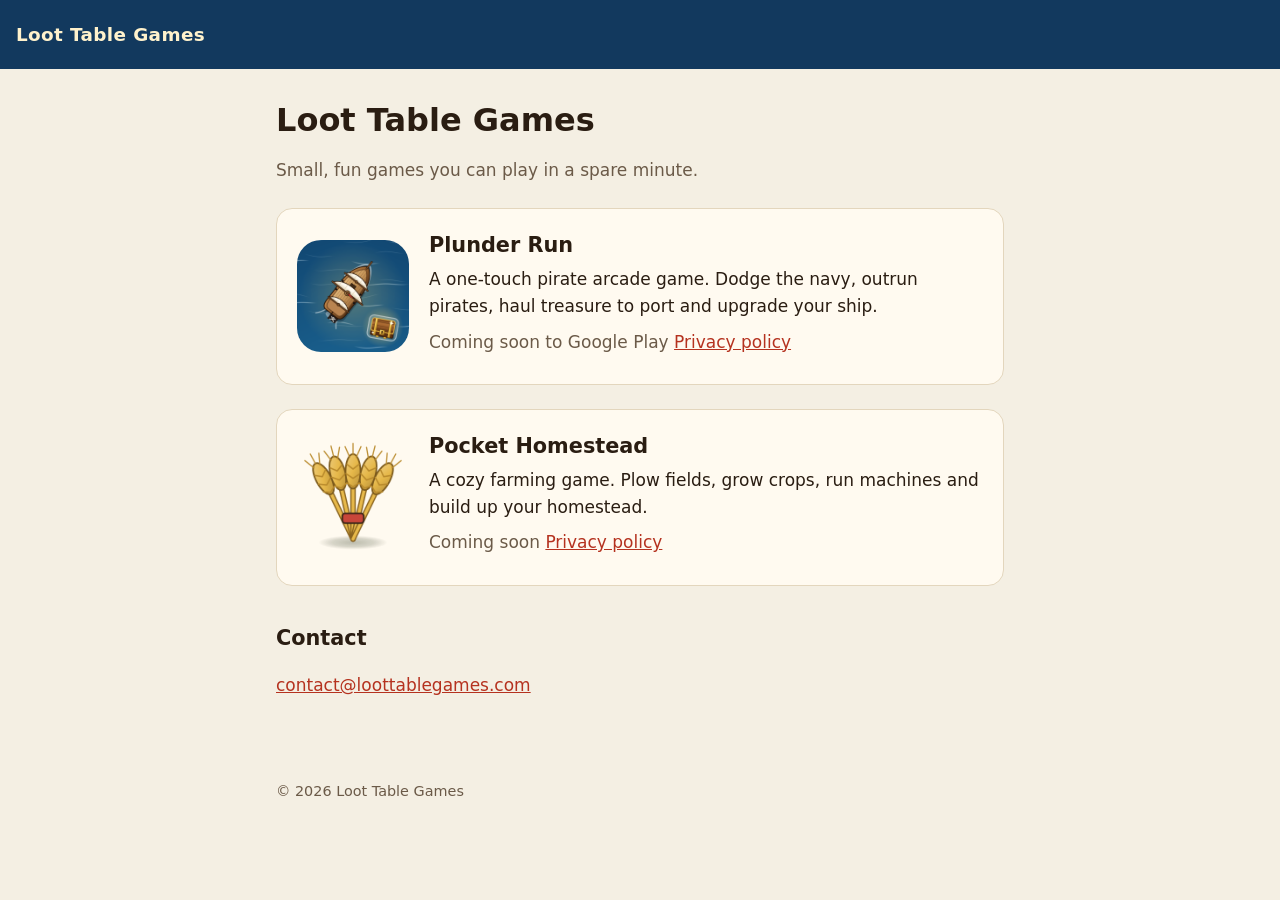
<file: index.html>
<!doctype html>
<html lang="en">
<head>
  <meta charset="utf-8">
  <meta name="viewport" content="width=device-width, initial-scale=1">
  <title>Loot Table Games</title>
  <meta name="description" content="Loot Table Games makes small, fun mobile games, starting with Plunder Run.">
  <link rel="icon" href="plunder-run/icon.png">
  <link rel="stylesheet" href="style.css">
</head>
<body>
  <header><a href="./">Loot Table Games</a></header>
  <main>
    <h1>Loot Table Games</h1>
    <p class="muted">Small, fun games you can play in a spare minute.</p>

    <div class="card">
      <img src="plunder-run/icon.png" alt="Plunder Run icon: a pirate ship and a treasure chest">
      <div>
        <h2>Plunder Run</h2>
        <p>A one-touch pirate arcade game. Dodge the navy, outrun pirates, haul treasure to port and upgrade your ship.</p>
        <p class="links">
          <span class="muted">Coming soon to Google Play</span>
          <a href="plunder-run/privacy/">Privacy policy</a>
        </p>
      </div>
    </div>

    <div class="card">
      <img src="pocket-homestead/icon.png" alt="Pocket Homestead icon: a sheaf of golden wheat">
      <div>
        <h2>Pocket Homestead</h2>
        <p>A cozy farming game. Plow fields, grow crops, run machines and build up your homestead.</p>
        <p class="links">
          <span class="muted">Coming soon</span>
          <a href="pocket-homestead/privacy/">Privacy policy</a>
        </p>
      </div>
    </div>

    <h2>Contact</h2>
    <p><a href="mailto:contact@loottablegames.com">contact@loottablegames.com</a></p>
  </main>
  <footer>© 2026 Loot Table Games</footer>
</body>
</html>
</file>
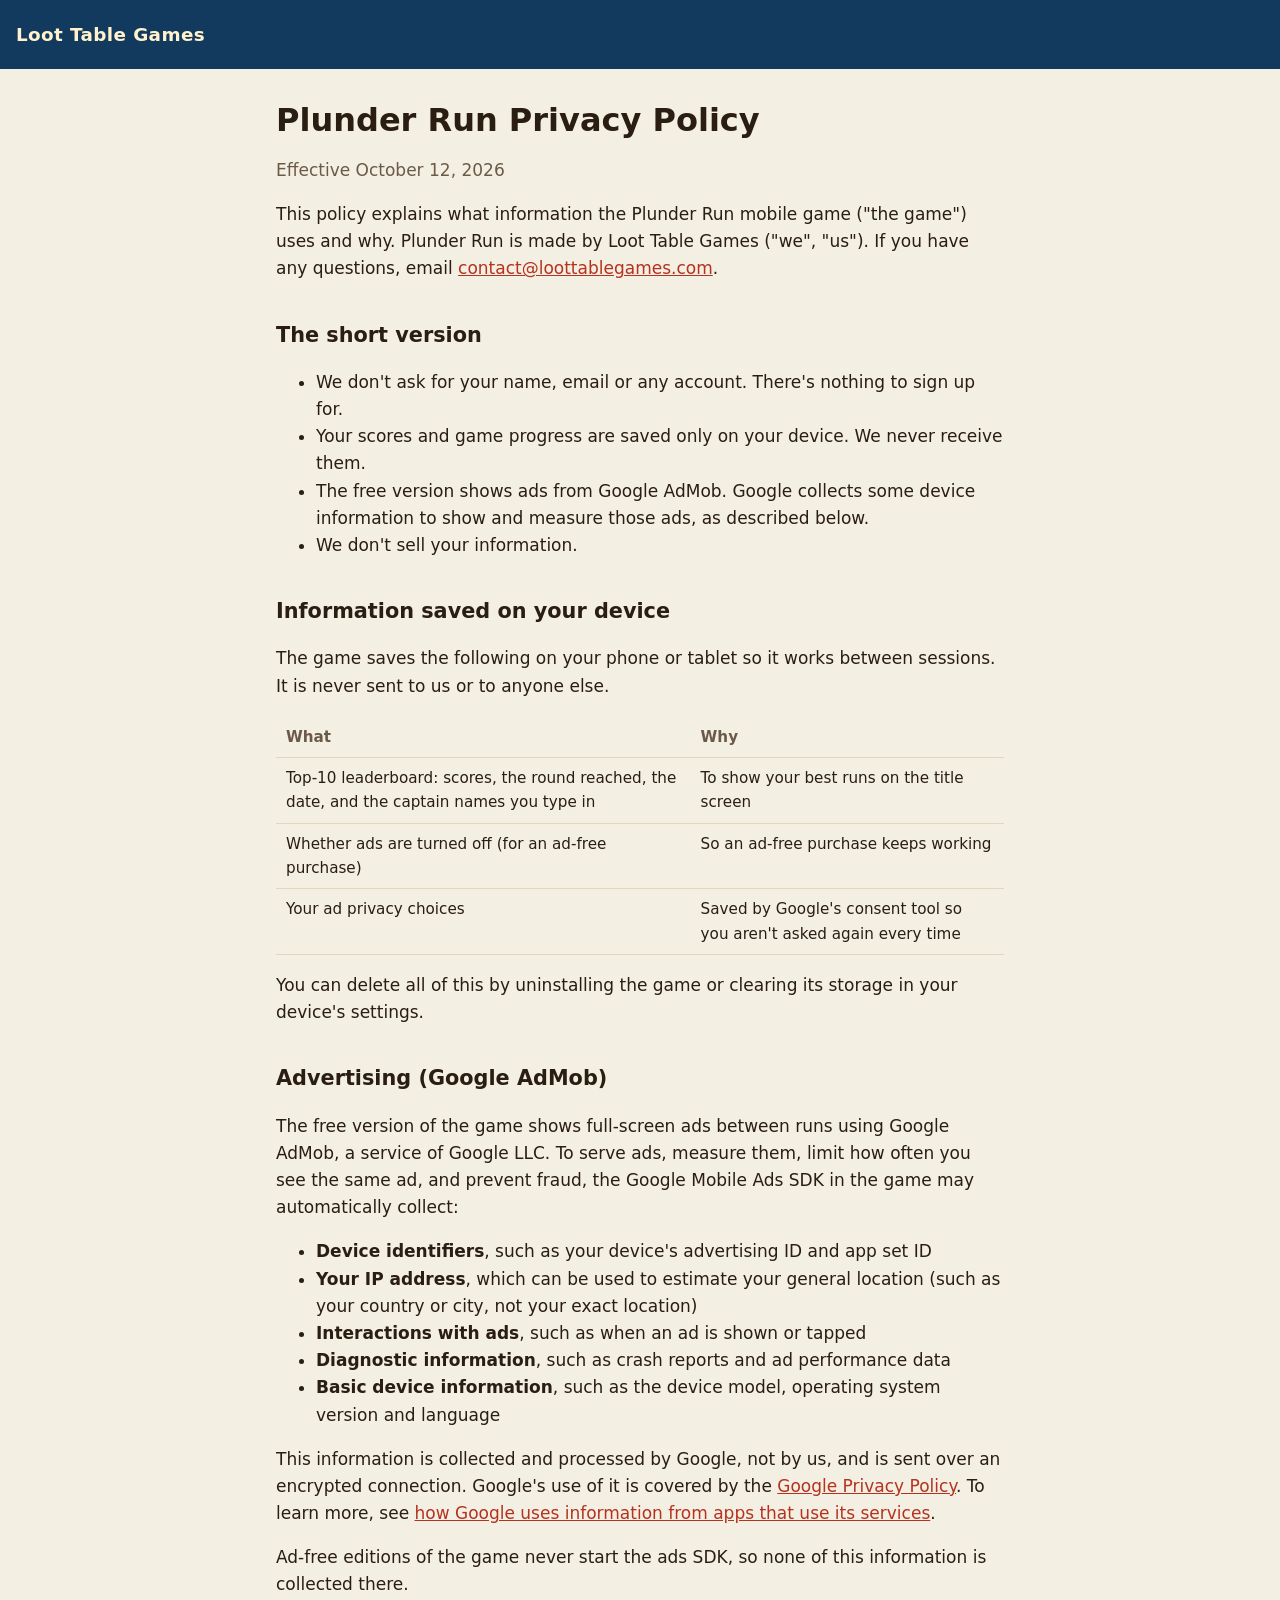
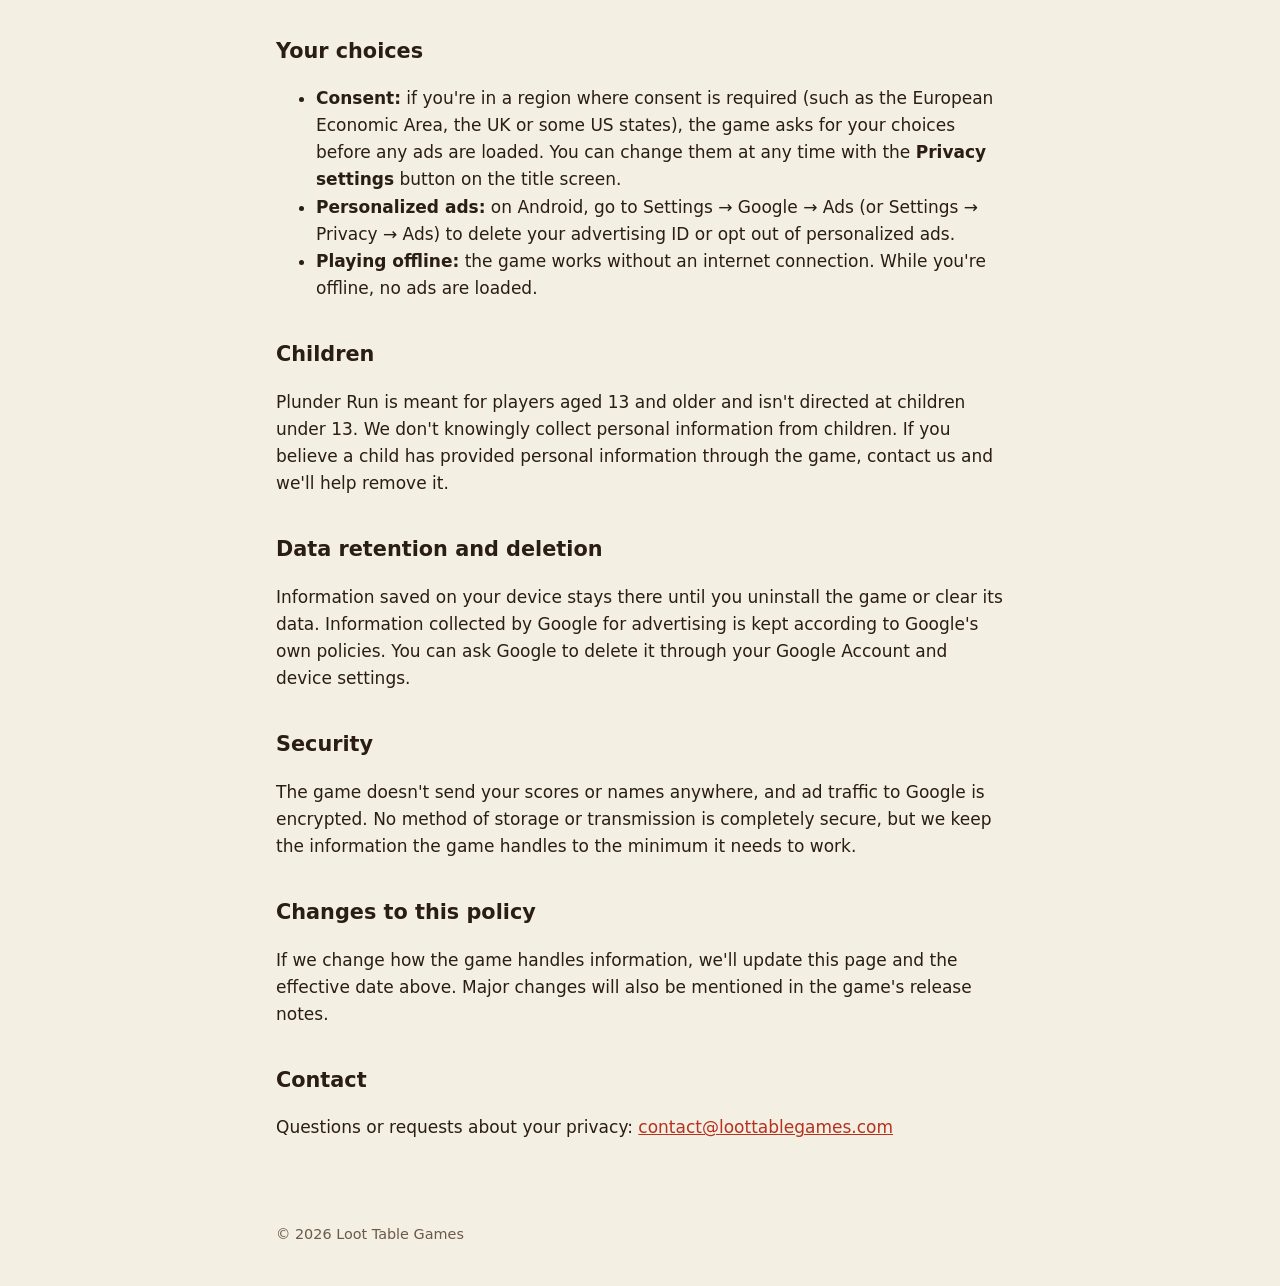
<file: plunder-run/privacy/index.html>
<!doctype html>
<html lang="en">
<head>
  <meta charset="utf-8">
  <meta name="viewport" content="width=device-width, initial-scale=1">
  <title>Plunder Run Privacy Policy</title>
  <meta name="description" content="How the Plunder Run mobile game handles your information.">
  <link rel="icon" href="../icon.png">
  <link rel="stylesheet" href="../../style.css">
</head>
<body>
  <header><a href="../../">Loot Table Games</a></header>
  <main>
    <h1>Plunder Run Privacy Policy</h1>
    <p class="muted">Effective October 12, 2026</p>

    <p>This policy explains what information the Plunder Run mobile game ("the game") uses and why. Plunder Run is made by Loot Table Games ("we", "us"). If you have any questions, email <a href="mailto:contact@loottablegames.com">contact@loottablegames.com</a>.</p>

    <h2>The short version</h2>
    <ul>
      <li>We don't ask for your name, email or any account. There's nothing to sign up for.</li>
      <li>Your scores and game progress are saved only on your device. We never receive them.</li>
      <li>The free version shows ads from Google AdMob. Google collects some device information to show and measure those ads, as described below.</li>
      <li>We don't sell your information.</li>
    </ul>

    <h2>Information saved on your device</h2>
    <p>The game saves the following on your phone or tablet so it works between sessions. It is never sent to us or to anyone else.</p>
    <table>
      <tr><th>What</th><th>Why</th></tr>
      <tr><td>Top-10 leaderboard: scores, the round reached, the date, and the captain names you type in</td><td>To show your best runs on the title screen</td></tr>
      <tr><td>Whether ads are turned off (for an ad-free purchase)</td><td>So an ad-free purchase keeps working</td></tr>
      <tr><td>Your ad privacy choices</td><td>Saved by Google's consent tool so you aren't asked again every time</td></tr>
    </table>
    <p>You can delete all of this by uninstalling the game or clearing its storage in your device's settings.</p>

    <h2>Advertising (Google AdMob)</h2>
    <p>The free version of the game shows full-screen ads between runs using Google AdMob, a service of Google LLC. To serve ads, measure them, limit how often you see the same ad, and prevent fraud, the Google Mobile Ads SDK in the game may automatically collect:</p>
    <ul>
      <li><strong>Device identifiers</strong>, such as your device's advertising ID and app set ID</li>
      <li><strong>Your IP address</strong>, which can be used to estimate your general location (such as your country or city, not your exact location)</li>
      <li><strong>Interactions with ads</strong>, such as when an ad is shown or tapped</li>
      <li><strong>Diagnostic information</strong>, such as crash reports and ad performance data</li>
      <li><strong>Basic device information</strong>, such as the device model, operating system version and language</li>
    </ul>
    <p>This information is collected and processed by Google, not by us, and is sent over an encrypted connection. Google's use of it is covered by the <a href="https://policies.google.com/privacy">Google Privacy Policy</a>. To learn more, see <a href="https://policies.google.com/technologies/partner-sites">how Google uses information from apps that use its services</a>.</p>
    <p>Ad-free editions of the game never start the ads SDK, so none of this information is collected there.</p>

    <h2>Your choices</h2>
    <ul>
      <li><strong>Consent:</strong> if you're in a region where consent is required (such as the European Economic Area, the UK or some US states), the game asks for your choices before any ads are loaded. You can change them at any time with the <strong>Privacy settings</strong> button on the title screen.</li>
      <li><strong>Personalized ads:</strong> on Android, go to Settings → Google → Ads (or Settings → Privacy → Ads) to delete your advertising ID or opt out of personalized ads.</li>
      <li><strong>Playing offline:</strong> the game works without an internet connection. While you're offline, no ads are loaded.</li>
    </ul>

    <h2>Children</h2>
    <p>Plunder Run is meant for players aged 13 and older and isn't directed at children under 13. We don't knowingly collect personal information from children. If you believe a child has provided personal information through the game, contact us and we'll help remove it.</p>

    <h2>Data retention and deletion</h2>
    <p>Information saved on your device stays there until you uninstall the game or clear its data. Information collected by Google for advertising is kept according to Google's own policies. You can ask Google to delete it through your Google Account and device settings.</p>

    <h2>Security</h2>
    <p>The game doesn't send your scores or names anywhere, and ad traffic to Google is encrypted. No method of storage or transmission is completely secure, but we keep the information the game handles to the minimum it needs to work.</p>

    <h2>Changes to this policy</h2>
    <p>If we change how the game handles information, we'll update this page and the effective date above. Major changes will also be mentioned in the game's release notes.</p>

    <h2>Contact</h2>
    <p>Questions or requests about your privacy: <a href="mailto:contact@loottablegames.com">contact@loottablegames.com</a></p>
  </main>
  <footer>© 2026 Loot Table Games</footer>
</body>
</html>
</file>
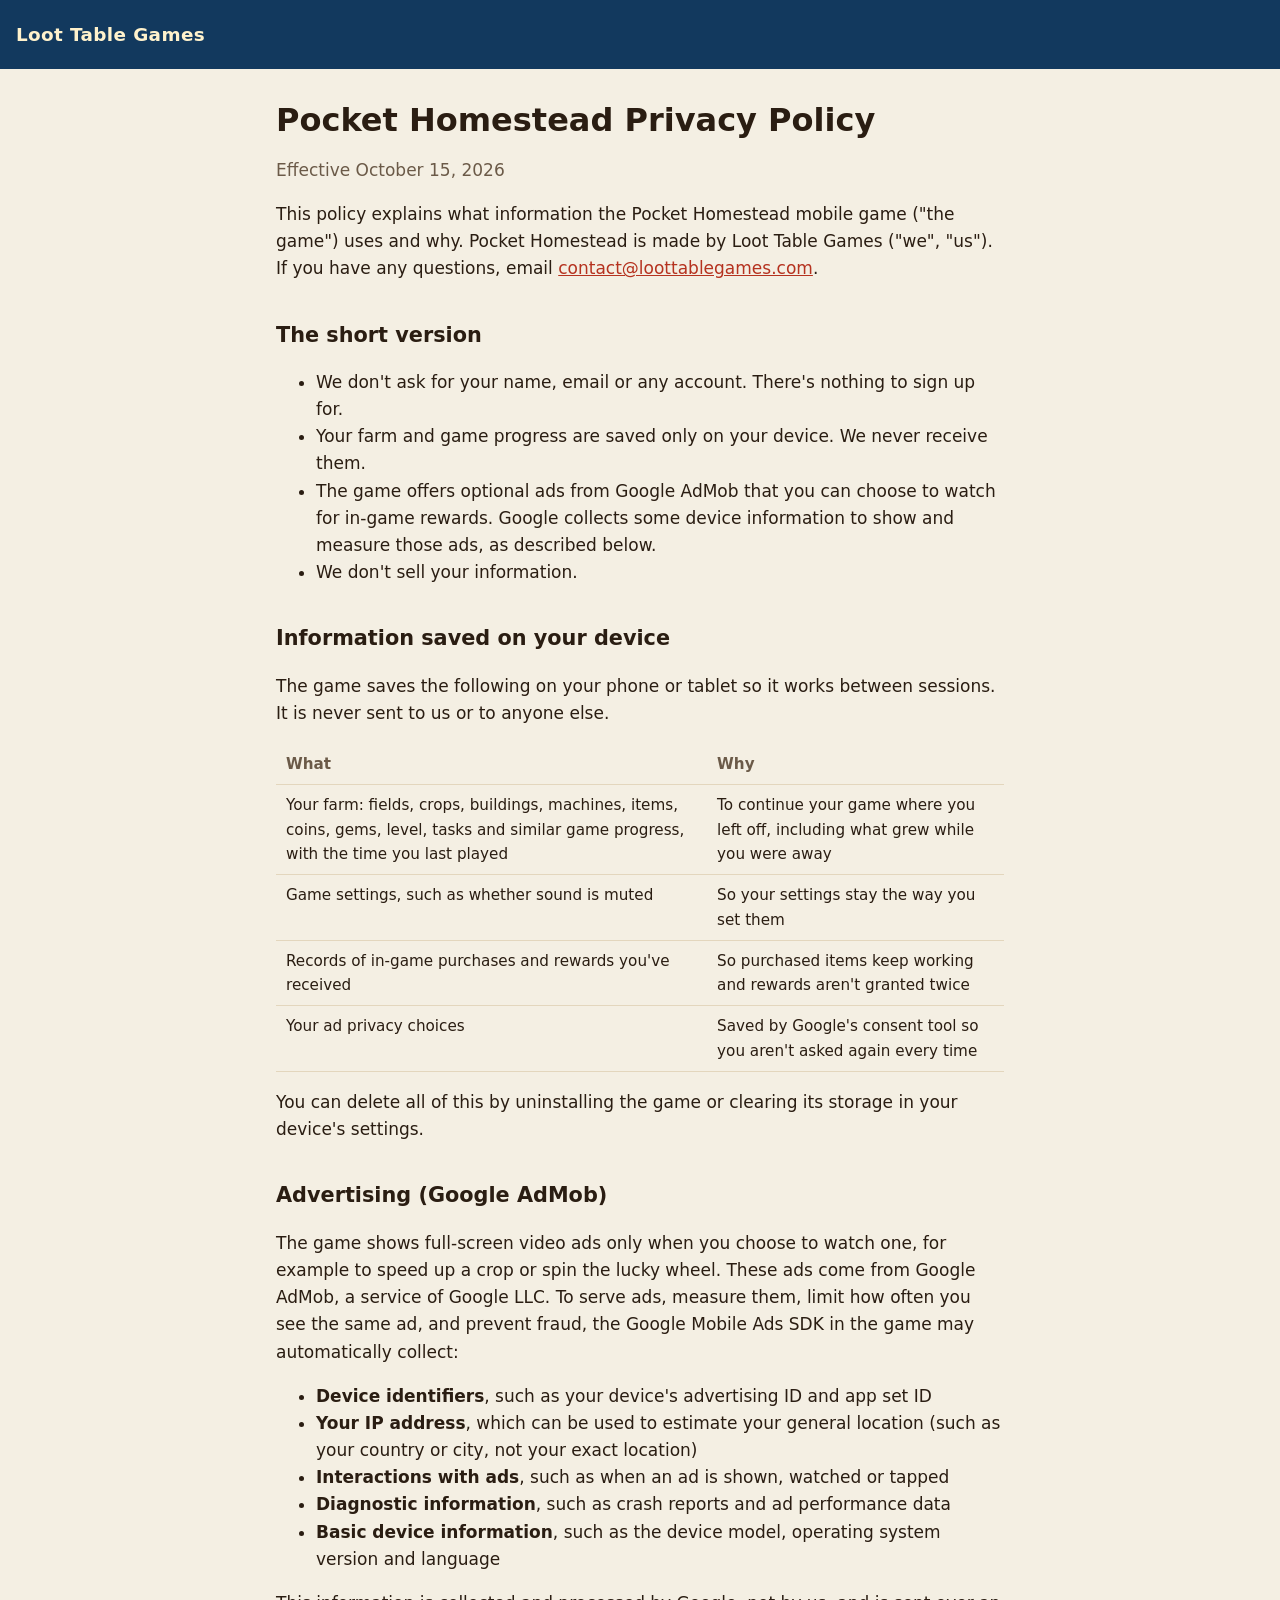
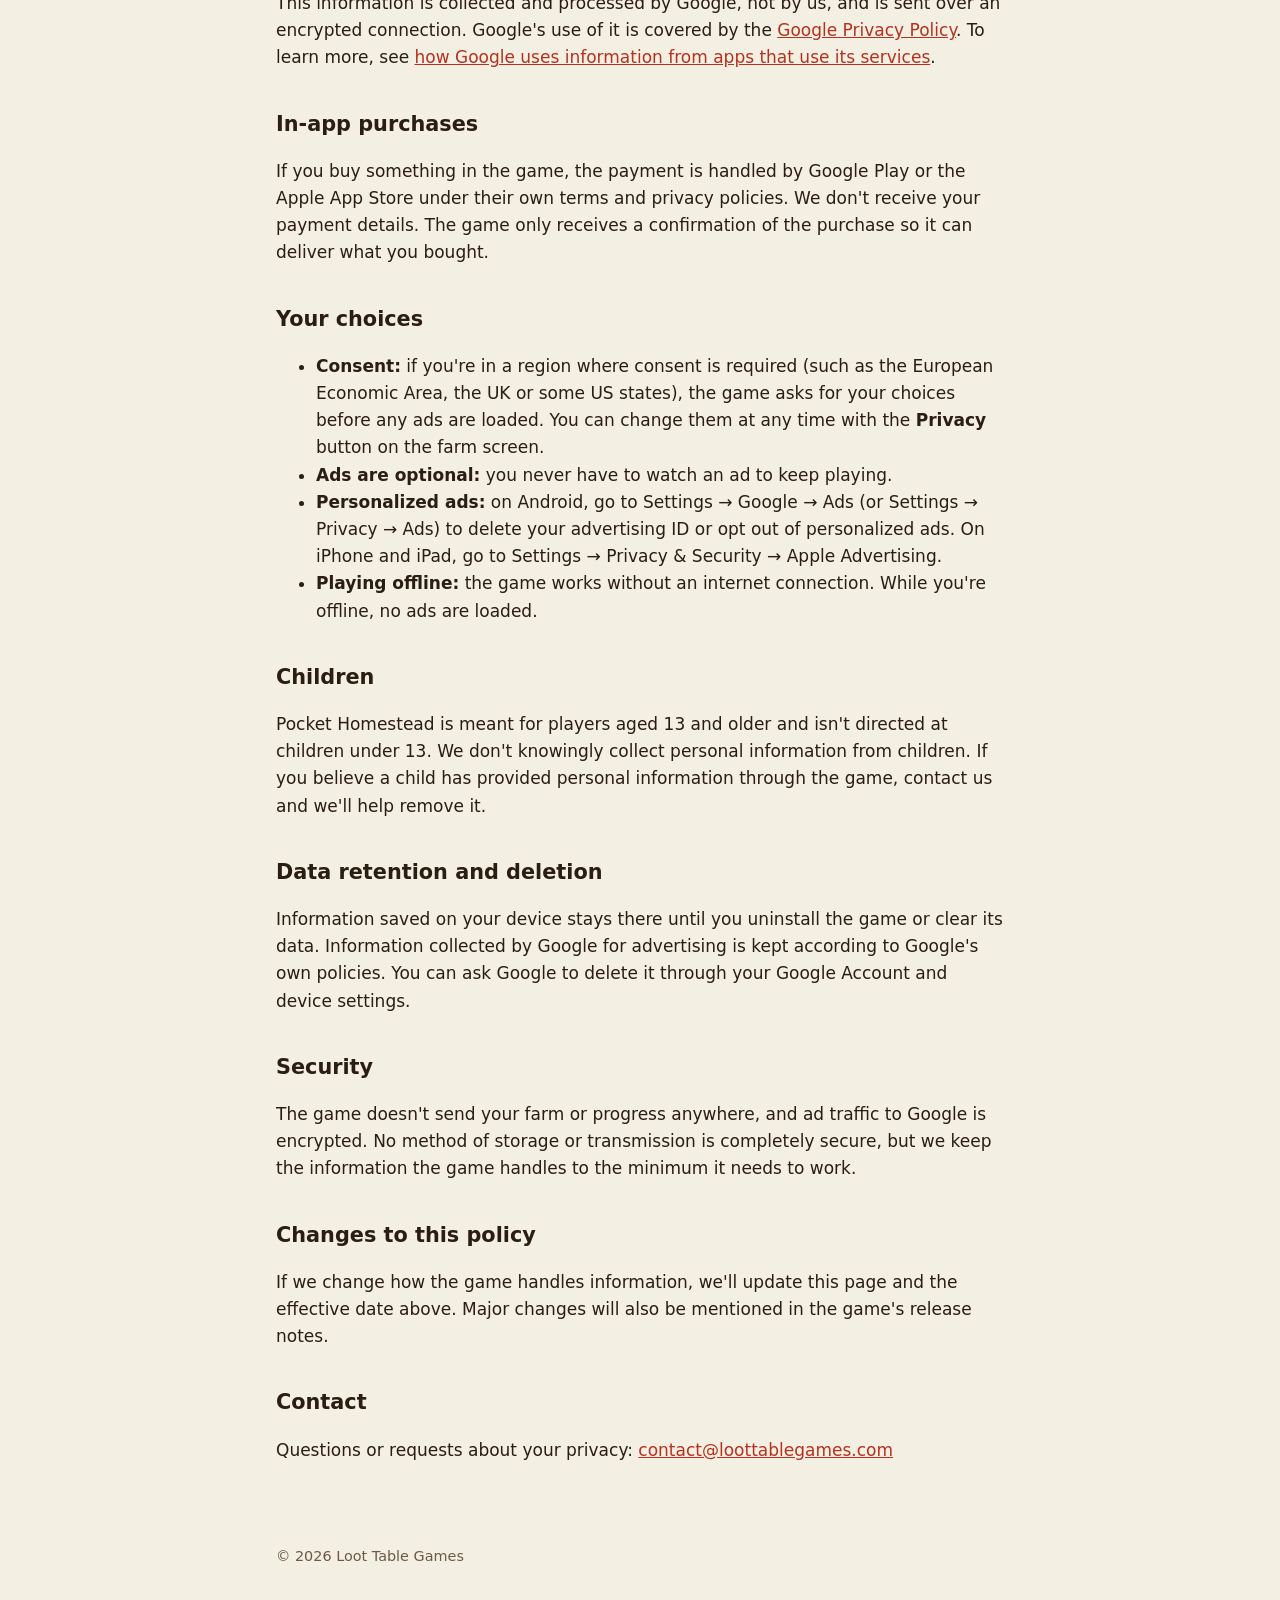
<file: pocket-homestead/privacy/index.html>
<!doctype html>
<html lang="en">
<head>
  <meta charset="utf-8">
  <meta name="viewport" content="width=device-width, initial-scale=1">
  <title>Pocket Homestead Privacy Policy</title>
  <meta name="description" content="How the Pocket Homestead mobile game handles your information.">
  <link rel="icon" href="../icon.png">
  <link rel="stylesheet" href="../../style.css">
</head>
<body>
  <header><a href="../../">Loot Table Games</a></header>
  <main>
    <h1>Pocket Homestead Privacy Policy</h1>
    <p class="muted">Effective October 15, 2026</p>

    <p>This policy explains what information the Pocket Homestead mobile game ("the game") uses and why. Pocket Homestead is made by Loot Table Games ("we", "us"). If you have any questions, email <a href="mailto:contact@loottablegames.com">contact@loottablegames.com</a>.</p>

    <h2>The short version</h2>
    <ul>
      <li>We don't ask for your name, email or any account. There's nothing to sign up for.</li>
      <li>Your farm and game progress are saved only on your device. We never receive them.</li>
      <li>The game offers optional ads from Google AdMob that you can choose to watch for in-game rewards. Google collects some device information to show and measure those ads, as described below.</li>
      <li>We don't sell your information.</li>
    </ul>

    <h2>Information saved on your device</h2>
    <p>The game saves the following on your phone or tablet so it works between sessions. It is never sent to us or to anyone else.</p>
    <table>
      <tr><th>What</th><th>Why</th></tr>
      <tr><td>Your farm: fields, crops, buildings, machines, items, coins, gems, level, tasks and similar game progress, with the time you last played</td><td>To continue your game where you left off, including what grew while you were away</td></tr>
      <tr><td>Game settings, such as whether sound is muted</td><td>So your settings stay the way you set them</td></tr>
      <tr><td>Records of in-game purchases and rewards you've received</td><td>So purchased items keep working and rewards aren't granted twice</td></tr>
      <tr><td>Your ad privacy choices</td><td>Saved by Google's consent tool so you aren't asked again every time</td></tr>
    </table>
    <p>You can delete all of this by uninstalling the game or clearing its storage in your device's settings.</p>

    <h2>Advertising (Google AdMob)</h2>
    <p>The game shows full-screen video ads only when you choose to watch one, for example to speed up a crop or spin the lucky wheel. These ads come from Google AdMob, a service of Google LLC. To serve ads, measure them, limit how often you see the same ad, and prevent fraud, the Google Mobile Ads SDK in the game may automatically collect:</p>
    <ul>
      <li><strong>Device identifiers</strong>, such as your device's advertising ID and app set ID</li>
      <li><strong>Your IP address</strong>, which can be used to estimate your general location (such as your country or city, not your exact location)</li>
      <li><strong>Interactions with ads</strong>, such as when an ad is shown, watched or tapped</li>
      <li><strong>Diagnostic information</strong>, such as crash reports and ad performance data</li>
      <li><strong>Basic device information</strong>, such as the device model, operating system version and language</li>
    </ul>
    <p>This information is collected and processed by Google, not by us, and is sent over an encrypted connection. Google's use of it is covered by the <a href="https://policies.google.com/privacy">Google Privacy Policy</a>. To learn more, see <a href="https://policies.google.com/technologies/partner-sites">how Google uses information from apps that use its services</a>.</p>

    <h2>In-app purchases</h2>
    <p>If you buy something in the game, the payment is handled by Google Play or the Apple App Store under their own terms and privacy policies. We don't receive your payment details. The game only receives a confirmation of the purchase so it can deliver what you bought.</p>

    <h2>Your choices</h2>
    <ul>
      <li><strong>Consent:</strong> if you're in a region where consent is required (such as the European Economic Area, the UK or some US states), the game asks for your choices before any ads are loaded. You can change them at any time with the <strong>Privacy</strong> button on the farm screen.</li>
      <li><strong>Ads are optional:</strong> you never have to watch an ad to keep playing.</li>
      <li><strong>Personalized ads:</strong> on Android, go to Settings → Google → Ads (or Settings → Privacy → Ads) to delete your advertising ID or opt out of personalized ads. On iPhone and iPad, go to Settings → Privacy &amp; Security → Apple Advertising.</li>
      <li><strong>Playing offline:</strong> the game works without an internet connection. While you're offline, no ads are loaded.</li>
    </ul>

    <h2>Children</h2>
    <p>Pocket Homestead is meant for players aged 13 and older and isn't directed at children under 13. We don't knowingly collect personal information from children. If you believe a child has provided personal information through the game, contact us and we'll help remove it.</p>

    <h2>Data retention and deletion</h2>
    <p>Information saved on your device stays there until you uninstall the game or clear its data. Information collected by Google for advertising is kept according to Google's own policies. You can ask Google to delete it through your Google Account and device settings.</p>

    <h2>Security</h2>
    <p>The game doesn't send your farm or progress anywhere, and ad traffic to Google is encrypted. No method of storage or transmission is completely secure, but we keep the information the game handles to the minimum it needs to work.</p>

    <h2>Changes to this policy</h2>
    <p>If we change how the game handles information, we'll update this page and the effective date above. Major changes will also be mentioned in the game's release notes.</p>

    <h2>Contact</h2>
    <p>Questions or requests about your privacy: <a href="mailto:contact@loottablegames.com">contact@loottablegames.com</a></p>
  </main>
  <footer>© 2026 Loot Table Games</footer>
</body>
</html>
</file>
<file: style.css>
:root {
  --bg: #f4efe3;
  --surface: #fffaf0;
  --text: #2a1d12;
  --muted: #6b5a48;
  --accent: #b5321f;
  --gold: #c99a2e;
  --border: #e3d6bd;
  --hero: #12395e;
  --hero-text: #fff2cc;
}

@media (prefers-color-scheme: dark) {
  :root {
    --bg: #0d1b2a;
    --surface: #132a40;
    --text: #ece4d4;
    --muted: #a9b4c0;
    --accent: #f07a62;
    --gold: #ffd56b;
    --border: #23405c;
    --hero: #081422;
    --hero-text: #ffdb6b;
  }
}

* { box-sizing: border-box; }

body {
  margin: 0;
  background: var(--bg);
  color: var(--text);
  font: 17px/1.6 system-ui, -apple-system, "Segoe UI", Roboto, sans-serif;
}

a { color: var(--accent); }

header {
  background: var(--hero);
  color: var(--hero-text);
  padding: 20px 16px;
}

header a {
  color: var(--hero-text);
  font-weight: 700;
  font-size: 1.15rem;
  text-decoration: none;
  letter-spacing: 0.02em;
}

main {
  max-width: 760px;
  margin: 0 auto;
  padding: 32px 16px 64px;
}

h1 { font-size: 2rem; line-height: 1.2; margin: 0 0 8px; }
h2 { font-size: 1.3rem; margin: 36px 0 8px; }
h3 { font-size: 1.05rem; margin: 20px 0 4px; }

.muted { color: var(--muted); }

.card {
  display: flex;
  gap: 20px;
  align-items: center;
  background: var(--surface);
  border: 1px solid var(--border);
  border-radius: 16px;
  padding: 20px;
  margin-top: 24px;
}

.card img {
  width: 112px;
  height: 112px;
  border-radius: 24px;
  flex: none;
}

.card h2 { margin: 0 0 4px; }
.card p { margin: 0 0 8px; }

.links a { margin-right: 16px; }

table {
  width: 100%;
  border-collapse: collapse;
  margin: 12px 0;
  font-size: 0.95rem;
}

th, td {
  text-align: left;
  vertical-align: top;
  padding: 8px 10px;
  border-bottom: 1px solid var(--border);
}

th { color: var(--muted); font-weight: 600; }

footer {
  max-width: 760px;
  margin: 0 auto;
  padding: 0 16px 40px;
  color: var(--muted);
  font-size: 0.9rem;
}

@media (max-width: 520px) {
  .card { flex-direction: column; text-align: center; }
  .links a { display: inline-block; margin: 4px 8px; }
  table { font-size: 0.88rem; }
}
</file>
